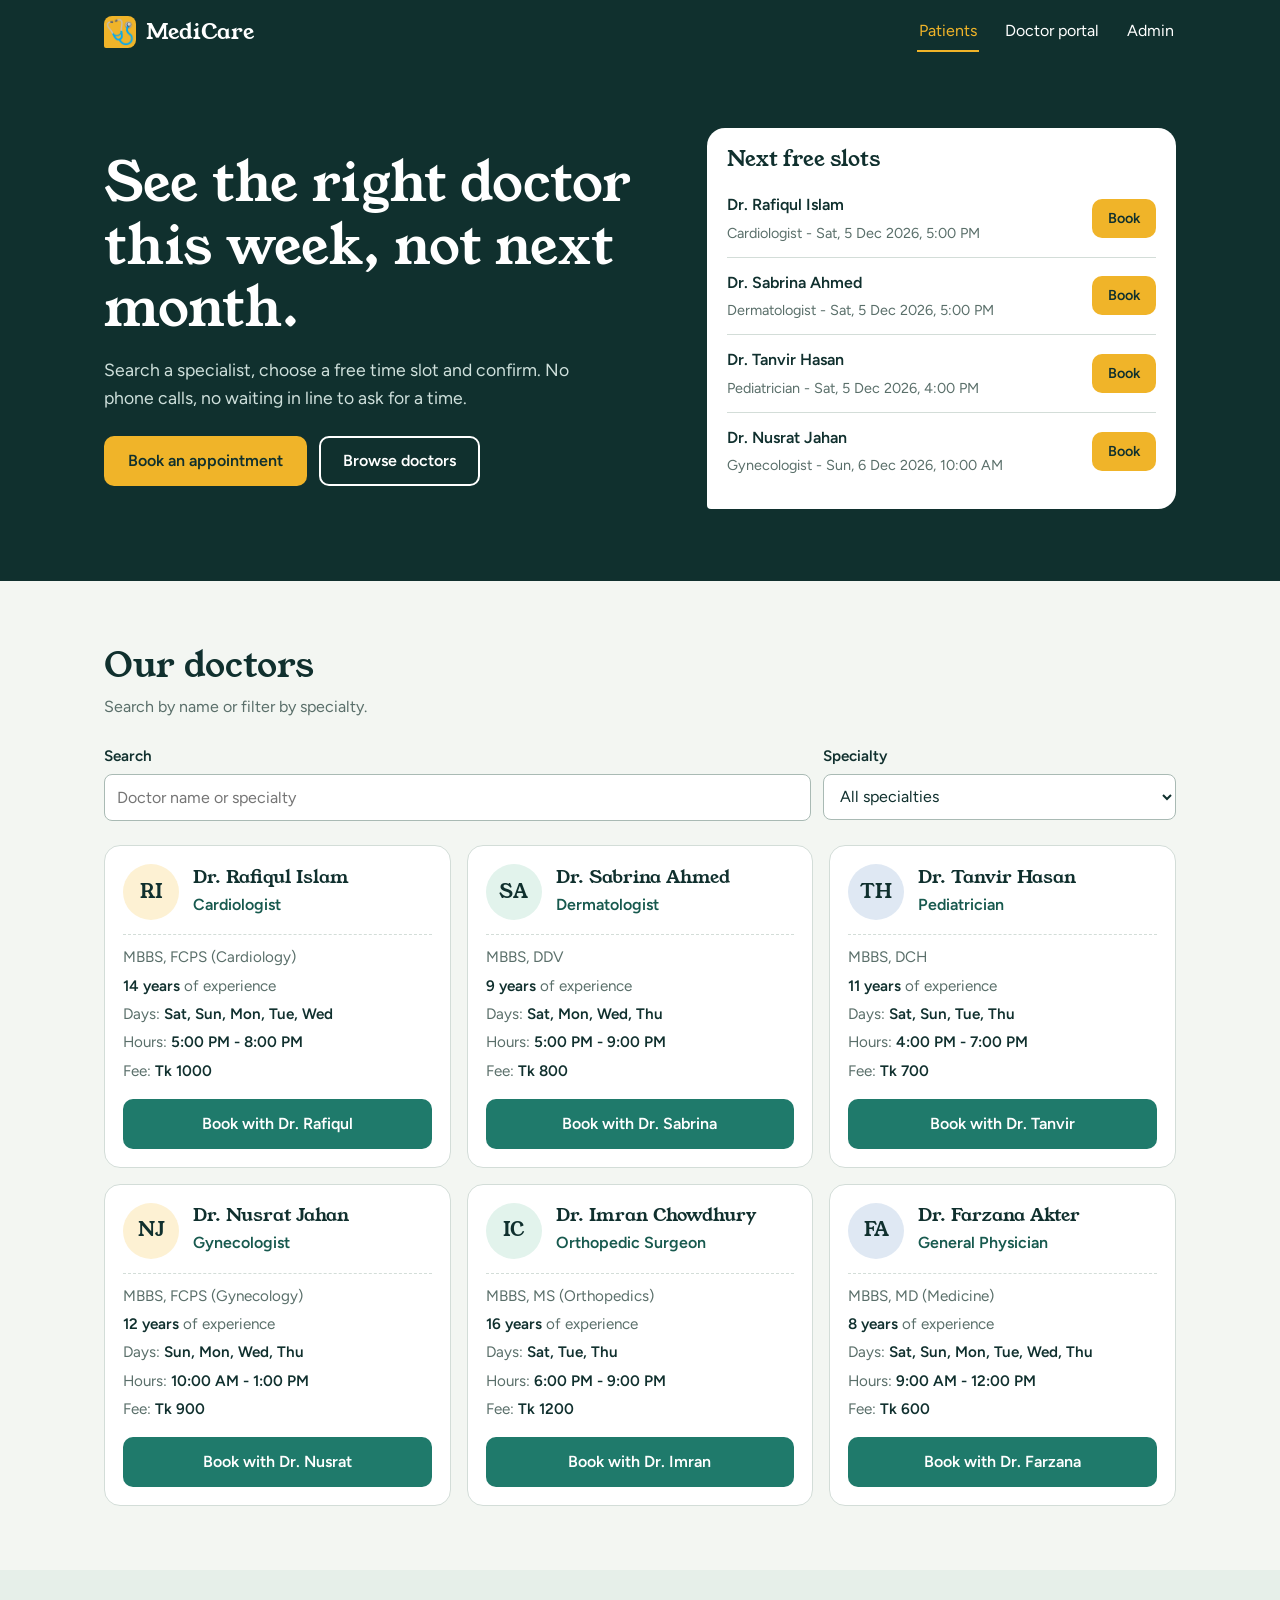
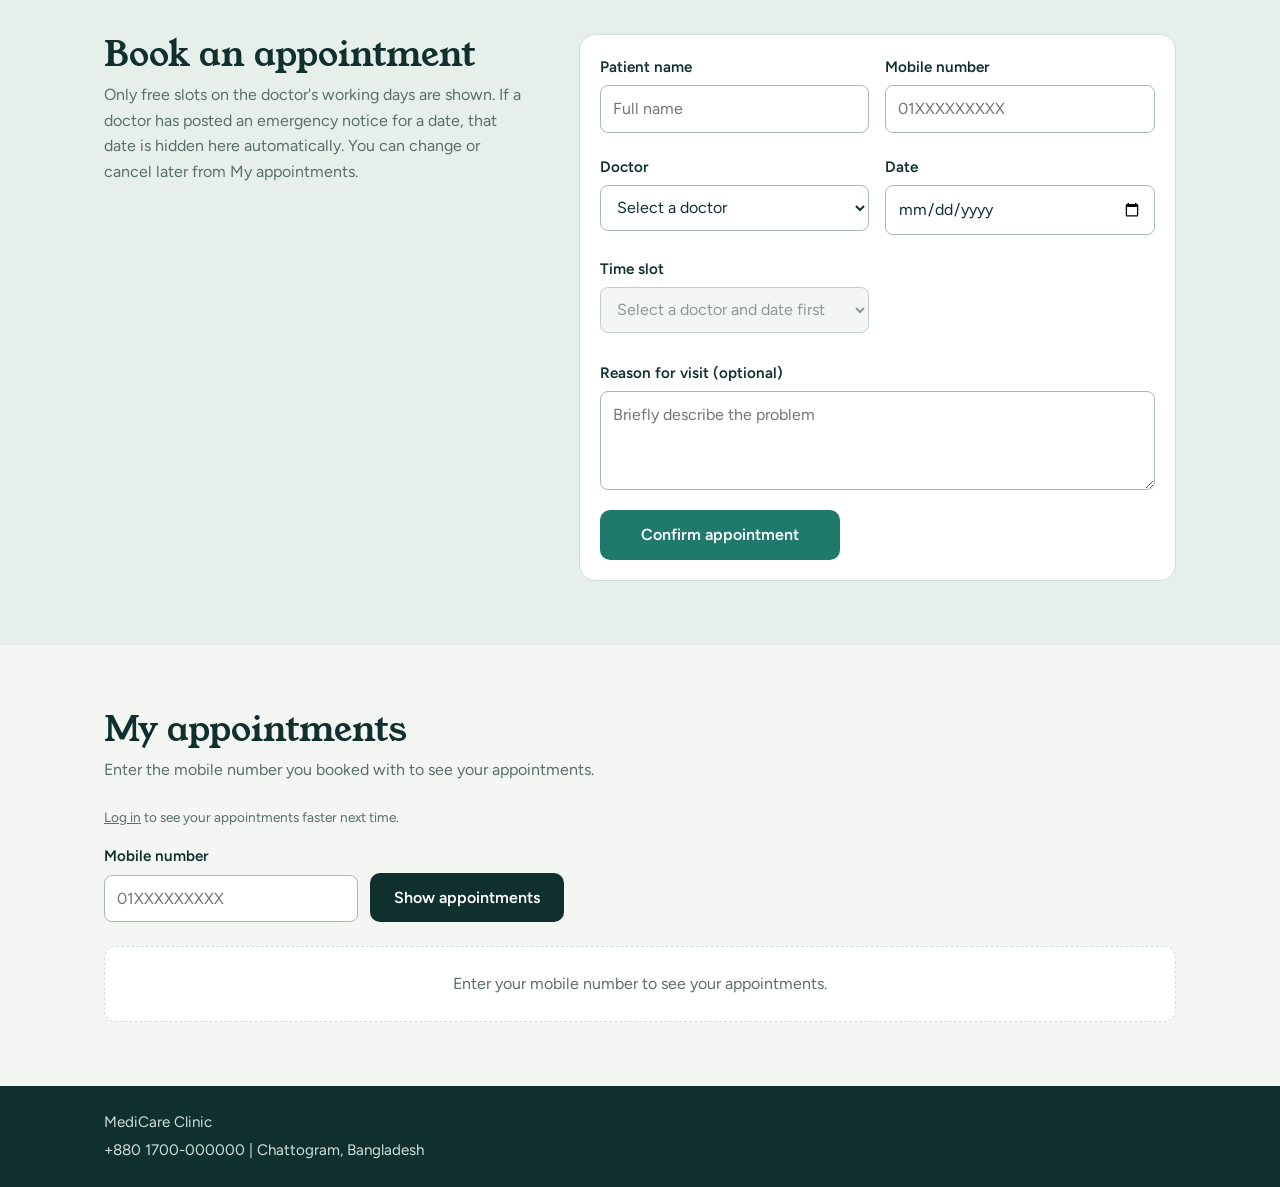
<file: IP -Project/index.html>
<!DOCTYPE html>
<html lang="en">
<head>
  <meta charset="UTF-8">
  <meta name="viewport" content="width=device-width, initial-scale=1.0">
  <meta name="description" content="Book a doctor appointment online. Choose a specialist, pick a free time slot and confirm in under a minute.">
  <title>MediCare | Book an Appointment</title>
  <link rel="preconnect" href="https://fonts.googleapis.com">
  <link rel="preconnect" href="https://fonts.gstatic.com" crossorigin>
  <link href="https://fonts.googleapis.com/css2?family=Figtree:wght@400;500;600;700&family=Young+Serif&display=swap" rel="stylesheet">
  <link rel="stylesheet" href="style.css">
</head>
<body>
  <a class="skip-link" href="#doctors">Skip to doctors</a>
  <!-- HEADER -->
  <header class="site-header">
    <div class="container header-inner">
      <a href="index.html" class="logo" aria-label="MediCare home">
        <span class="logo-mark" aria-hidden="true">🩺</span>
        <span>MediCare</span>
      </a>
      <button class="menu-toggle" id="menuToggle" aria-expanded="false" aria-controls="mainNav">
        <span class="sr-only">Menu</span>
        <span class="bars" aria-hidden="true"></span>
      </button>
      <nav class="main-nav" id="mainNav" aria-label="Main">
        <a href="index.html" class="active" aria-current="page">Patients</a>
        <a href="doctor.html">Doctor portal</a>
        <a href="admin.html">Admin</a>
      </nav>
    </div>
  </header>
  <main id="home">
    <!-- HERO -->
    <section class="hero">
      <div class="container hero-grid">
        <div class="hero-copy">
          <h1>See the right doctor this week, not next month.</h1>
          <p class="lead">Search a specialist, choose a free time slot and confirm. No phone calls, no waiting in line to ask for a time.</p>
          <div class="hero-actions">
            <a class="btn btn-primary" href="#appointment">Book an appointment</a>
            <a class="btn btn-ghost" href="#doctors">Browse doctors</a>
          </div>
        </div>
        <aside class="board" aria-labelledby="boardTitle">
          <h2 id="boardTitle">Next free slots</h2>
          <ul class="board-list" id="nextBoard">
            <li class="board-empty">Loading doctors...</li>
          </ul>
        </aside>
      </div>
    </section>
    <!--DOCTORS-->
    <section class="section" id="doctors">
      <div class="container">
        <div class="section-head">
          <h2>Our doctors</h2>
          <p>Search by name or filter by specialty.</p>
        </div>
        <div class="filters">
          <label class="field">
            <span>Search</span>
            <input type="search" id="searchInput" placeholder="Doctor name or specialty">
          </label>
          <label class="field">
            <span>Specialty</span>
            <select id="specialtyFilter">
              <option value="">All specialties</option>
            </select>
          </label>
        </div>
        <div class="doctor-grid" id="doctorGrid" aria-live="polite"></div>
      </div>
    </section>
    <!--BOOKING-->
    <section class="section section-tint" id="appointment">
      <div class="container booking-layout">
        <div class="section-head">
          <h2>Book an appointment</h2>
          <p>Only free slots on the doctor's working days are shown. If a doctor has posted an emergency notice for a date, that date is hidden here automatically. You can change or cancel later from My appointments.</p>
        </div>
        <form class="form-panel" id="bookingForm" novalidate>
          <div class="form-grid">
            <label class="field">
              <span>Patient name</span>
              <input type="text" id="pName" autocomplete="name" placeholder="Full name" required>
              <small class="error" data-error-for="pName"></small>
            </label>
            <label class="field">
              <span>Mobile number</span>
              <input type="tel" id="pPhone" autocomplete="tel" placeholder="01XXXXXXXXX" required>
              <small class="error" data-error-for="pPhone"></small>
            </label>
            <label class="field">
              <span>Doctor</span>
              <select id="pDoctor" required>
                <option value="">Select a doctor</option>
              </select>
              <small class="error" data-error-for="pDoctor"></small>
            </label>
            <label class="field">
              <span>Date</span>
              <input type="date" id="pDate" required>
              <small class="error" data-error-for="pDate"></small>
            </label>
            <label class="field">
              <span>Time slot</span>
              <select id="pTime" required disabled>
                <option value="">Select a doctor and date first</option>
              </select>
              <small class="hint" id="slotHint"></small>
              <small class="error" data-error-for="pTime"></small>
            </label>
            <label class="field field-wide">
              <span>Reason for visit (optional)</span>
              <textarea id="pReason" rows="3" maxlength="200" placeholder="Briefly describe the problem"></textarea>
            </label>
          </div>
          <button class="btn btn-primary btn-block" type="submit">Confirm appointment</button>
        </form>
      </div>
    </section>
    <!--PATIENT DASHBOARD-->
    <section class="section" id="patient">
      <div class="container">
        <div class="section-head">
          <h2>My appointments</h2>
          <p>Enter the mobile number you booked with to see your appointments.</p>
        </div>
        <div id="userStatusBar" style="margin-bottom:16px"></div>
        <form class="lookup" id="lookupForm">
          <label class="field">
            <span>Mobile number</span>
            <input type="tel" id="lookupPhone" placeholder="01XXXXXXXXX" autocomplete="tel">
          </label>
          <button class="btn btn-dark" type="submit">Show appointments</button>
        </form>
        <ul class="appt-list" id="patientList" aria-live="polite"></ul>
      </div>
    </section>
  </main>
  <footer class="site-footer">
    <div class="container footer-inner">
      <p id="clinicName">MediCare Clinic</p>
      <p id="clinicContact"></p>
    </div>
  </footer>
  <div class="toast" id="toast" role="status" aria-live="polite"></div>
  <!-- common.js must load first-->
  <script src="common.js"></script>
  <script src="user.js"></script>
</body>
</html>
</file>
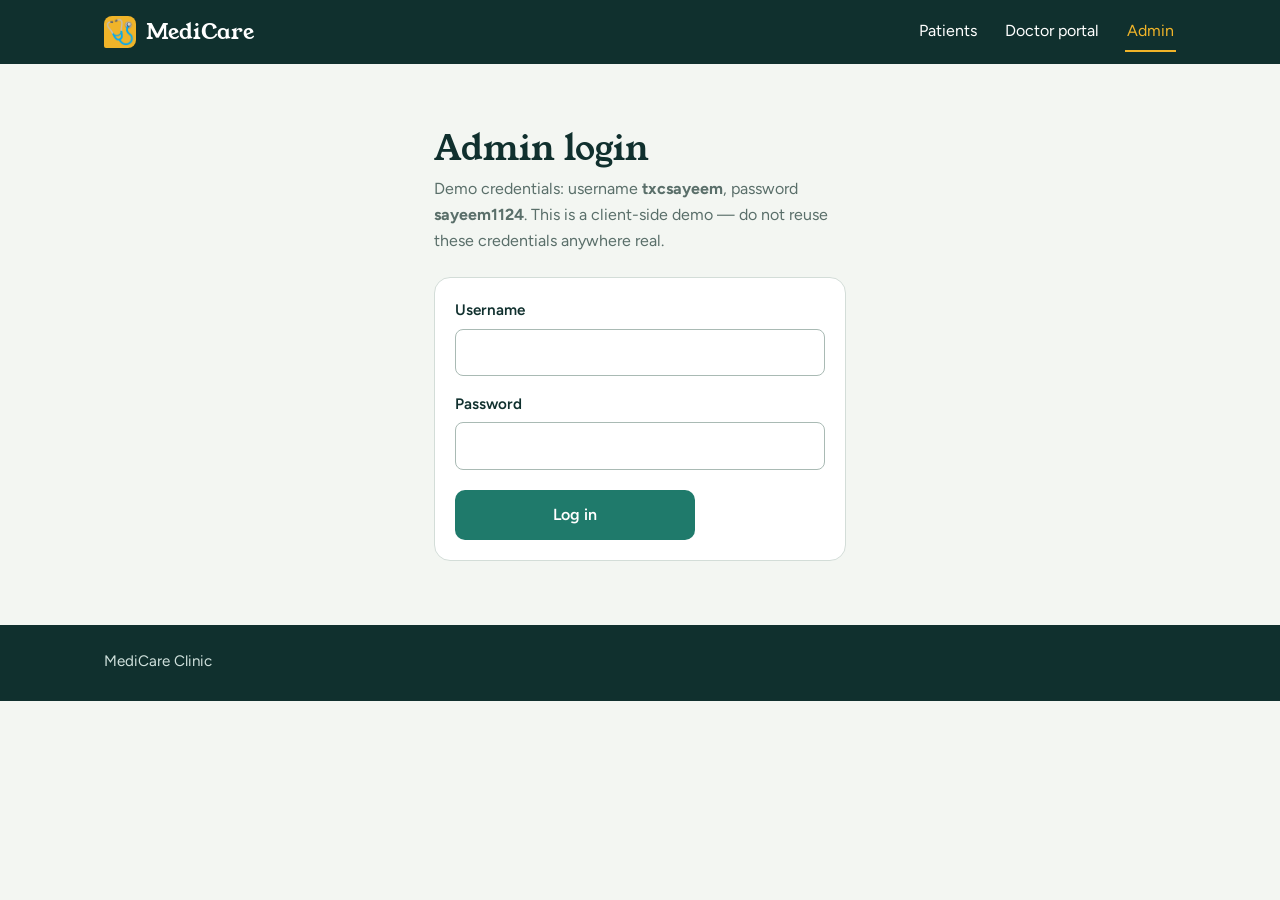
<file: IP -Project/admin-login.html>
<!DOCTYPE html>
<html lang="en">
<head>
  <meta charset="UTF-8">
  <meta name="viewport" content="width=device-width, initial-scale=1.0">
  <meta name="description" content="Admin login for MediCare Clinic.">
  <title>MediCare | Admin Login</title>
  <link rel="preconnect" href="https://fonts.googleapis.com">
  <link rel="preconnect" href="https://fonts.gstatic.com" crossorigin>
  <link href="https://fonts.googleapis.com/css2?family=Figtree:wght@400;500;600;700&family=Young+Serif&display=swap" rel="stylesheet">
  <link rel="stylesheet" href="style.css">
</head>
<body>
  <header class="site-header">
    <div class="container header-inner">
      <a href="index.html" class="logo" aria-label="MediCare home">
        <span class="logo-mark" aria-hidden="true">🩺</span>
        <span>MediCare</span>
      </a>
      <button class="menu-toggle" id="menuToggle" aria-expanded="false" aria-controls="mainNav">
        <span class="sr-only">Menu</span>
        <span class="bars" aria-hidden="true"></span>
      </button>
      <nav class="main-nav" id="mainNav" aria-label="Main">
        <a href="index.html">Patients</a>
        <a href="doctor.html">Doctor portal</a>
        <a href="admin.html" class="active" aria-current="page">Admin</a>
      </nav>
    </div>
  </header>
  <main>
    <section class="section">
      <div class="container" style="max-width:460px">
        <div class="section-head">
          <h2>Admin login</h2>
          <p>Demo credentials: username <strong>txcsayeem</strong>, password <strong>sayeem1124</strong>. This is a client-side demo — do not reuse these credentials anywhere real.</p>
        </div>
        <form class="form-panel" id="adminLoginForm" novalidate>
          <div class="form-grid">
            <label class="field field-wide">
              <span>Username</span>
              <input type="text" id="aUsername" autocomplete="username" required>
            </label>
            <label class="field field-wide">
              <span>Password</span>
              <input type="password" id="aPassword" autocomplete="current-password" required>
            </label>
          </div>
          <p class="error" id="loginError" role="alert"></p>
          <button class="btn btn-primary btn-block" type="submit">Log in</button>
        </form>
      </div>
    </section>
  </main>
  <footer class="site-footer">
    <div class="container footer-inner">
      <p id="clinicName">MediCare Clinic</p>
      <p id="clinicContact"></p>
    </div>
  </footer>
  <div class="toast" id="toast" role="status" aria-live="polite"></div>
  <!-- common.js must load first-->
  <script src="common.js"></script>
  <script src="admin-login.js"></script>
</body>
</html>
</file>
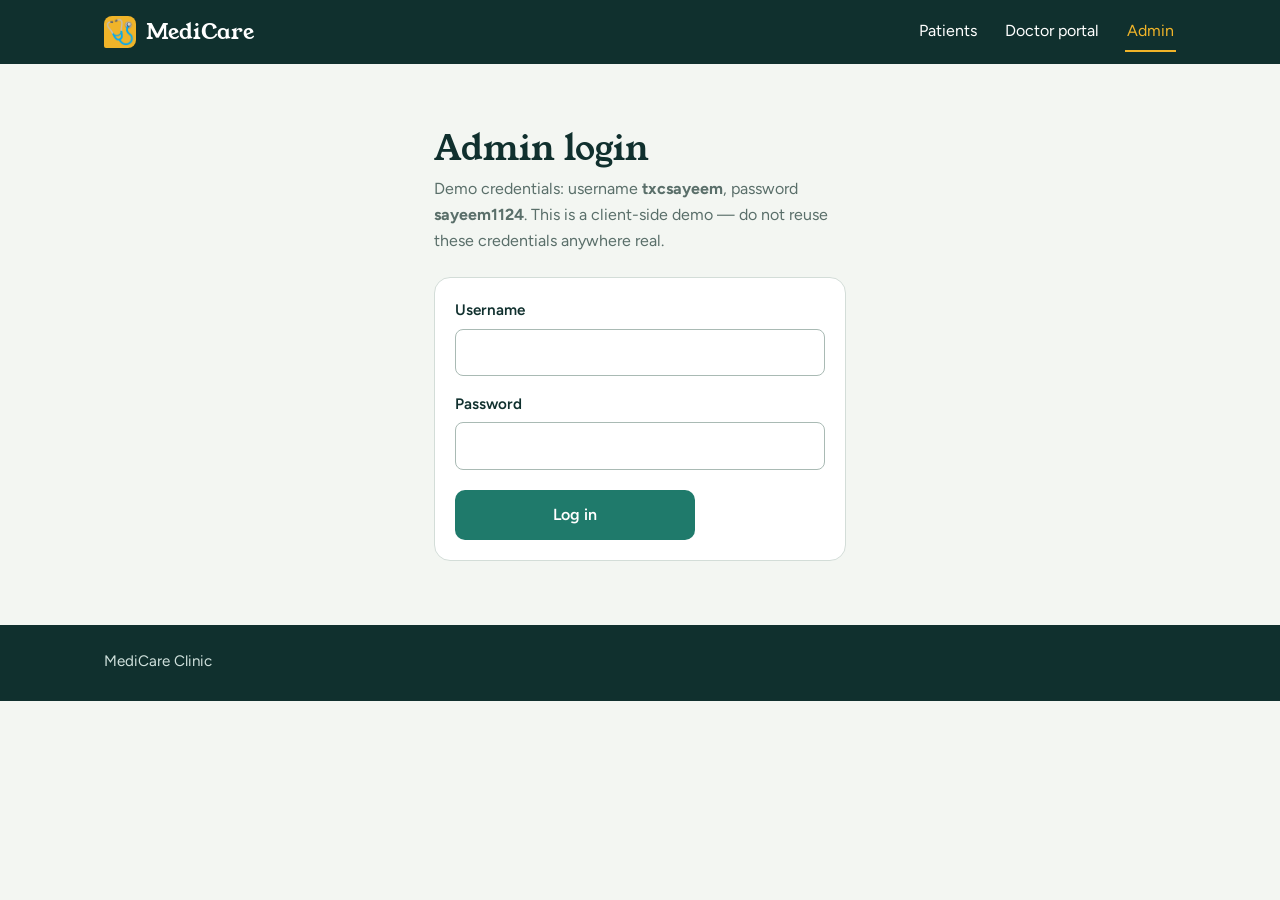
<file: IP -Project/admin.html>
<!DOCTYPE html>
<html lang="en">
<head>
  <meta charset="UTF-8">
  <meta name="viewport" content="width=device-width, initial-scale=1.0">
  <meta name="description" content="Admin dashboard: manage doctors, appointments and emergency notices for the clinic.">
  <title>MediCare | Admin</title>
  <link rel="preconnect" href="https://fonts.googleapis.com">
  <link rel="preconnect" href="https://fonts.gstatic.com" crossorigin>
  <link href="https://fonts.googleapis.com/css2?family=Figtree:wght@400;500;600;700&family=Young+Serif&display=swap" rel="stylesheet">
  <link rel="stylesheet" href="style.css">
</head>
<body>
  <a class="skip-link" href="#adminDoctorsSection">Skip to doctor management</a>
  <!-- HEADER -->
  <header class="site-header">
    <div class="container header-inner">
      <a href="index.html" class="logo" aria-label="MediCare home">
        <span class="logo-mark" aria-hidden="true">🩺</span>
        <span>MediCare</span>
      </a>
      <button class="menu-toggle" id="menuToggle" aria-expanded="false" aria-controls="mainNav">
        <span class="sr-only">Menu</span>
        <span class="bars" aria-hidden="true"></span>
      </button>
      <nav class="main-nav" id="mainNav" aria-label="Main">
        <a href="index.html">Patients</a>
        <a href="doctor.html">Doctor portal</a>
        <a href="admin.html" class="active" aria-current="page">Admin</a>
      </nav>
    </div>
  </header>
  <main>
    <section class="section section-tint">
      <div class="container">
        <div class="section-head">
          <h2>Admin dashboard</h2>
          <p>Full access: add or remove doctors, manage every appointment, and override any doctor's emergency notice. Data is saved in this browser only.</p>
          <button class="btn btn-ghost btn-small" type="button" data-action="logout-admin" style="margin-top:12px">Log out</button>
        </div>
        <div class="stats" id="stats"></div>
        <div class="admin-grid" id="adminDoctorsSection">
          <div class="form-panel">
            <h3>Add a doctor</h3>
            <form id="addDoctorForm" novalidate>
              <div class="form-grid">
                <label class="field">
                  <span>Name</span>
                  <input type="text" id="dName" placeholder="Dr. Full Name" required>
                </label>
                <label class="field">
                  <span>Specialty</span>
                  <input type="text" id="dSpecialty" placeholder="e.g. Neurologist" required>
                </label>
                <label class="field">
                  <span>Degrees</span>
                  <input type="text" id="dDegree" placeholder="e.g. MBBS, FCPS">
                </label>
                <label class="field">
                  <span>Experience (years)</span>
                  <input type="number" id="dExp" min="0" max="60" value="5">
                </label>
                <label class="field">
                  <span>Fee(Tk)</span>
                  <input type="number" id="dFee" min="0" step="50" value="700">
                </label>
                <div class="field">
                  <span>Hours</span>
                  <div class="time-range">
                    <input type="time" id="dStart" value="17:00" aria-label="Start time" required>
                    <input type="time" id="dEnd" value="20:00" aria-label="End time" required>
                  </div>
                </div>
                <label class="field field-wide">
                  <span>Photo URL (optional)</span>
                  <input type="url" id="dPhoto" placeholder="https://...">
                </label>
                <fieldset class="field field-wide days">
                  <legend>Working days</legend>
                  <div class="day-checks" id="dayChecks"></div>
                </fieldset>
              </div>
              <p class="error" id="addDoctorError" role="alert"></p>
              <button class="btn btn-primary" type="submit">Add doctor</button>
            </form>
          </div>
          <div class="form-panel">
            <h3>Doctors</h3>
            <ul class="mini-list" id="adminDoctors"></ul>
          </div>
        </div>
        <h3 class="table-title">Doctor emergency notices</h3>
        <p class="hint" style="margin-bottom:12px">Posted by doctors from the Doctor portal. Clear one to make that date bookable again.</p>
        <ul class="mini-list" id="adminOffDays" style="margin-bottom:28px"></ul>
        <h3 class="table-title">All appointments</h3>
        <div class="table-wrap">
          <table>
            <thead>
              <tr>
                <th>Patient</th>
                <th>Mobile</th>
                <th>Doctor</th>
                <th>Date</th>
                <th>Time</th>
                <th>Status</th>
                <th><span class="sr-only">Actions</span></th>
              </tr>
            </thead>
            <tbody id="adminTable"></tbody>
          </table>
        </div>
        <button class="btn btn-ghost btn-small" type="button" data-action="reset-data">Reset demo data</button>
      </div>
    </section>
  </main>
  <footer class="site-footer">
    <div class="container footer-inner">
      <p id="clinicName">MediCare Clinic</p>
      <p id="clinicContact"></p>
    </div>
  </footer>
  <div class="toast" id="toast" role="status" aria-live="polite"></div>
  <!-- common.js must load first-->
  <script src="common.js"></script>
  <script src="admin.js"></script>
</body>
</html>
</file>
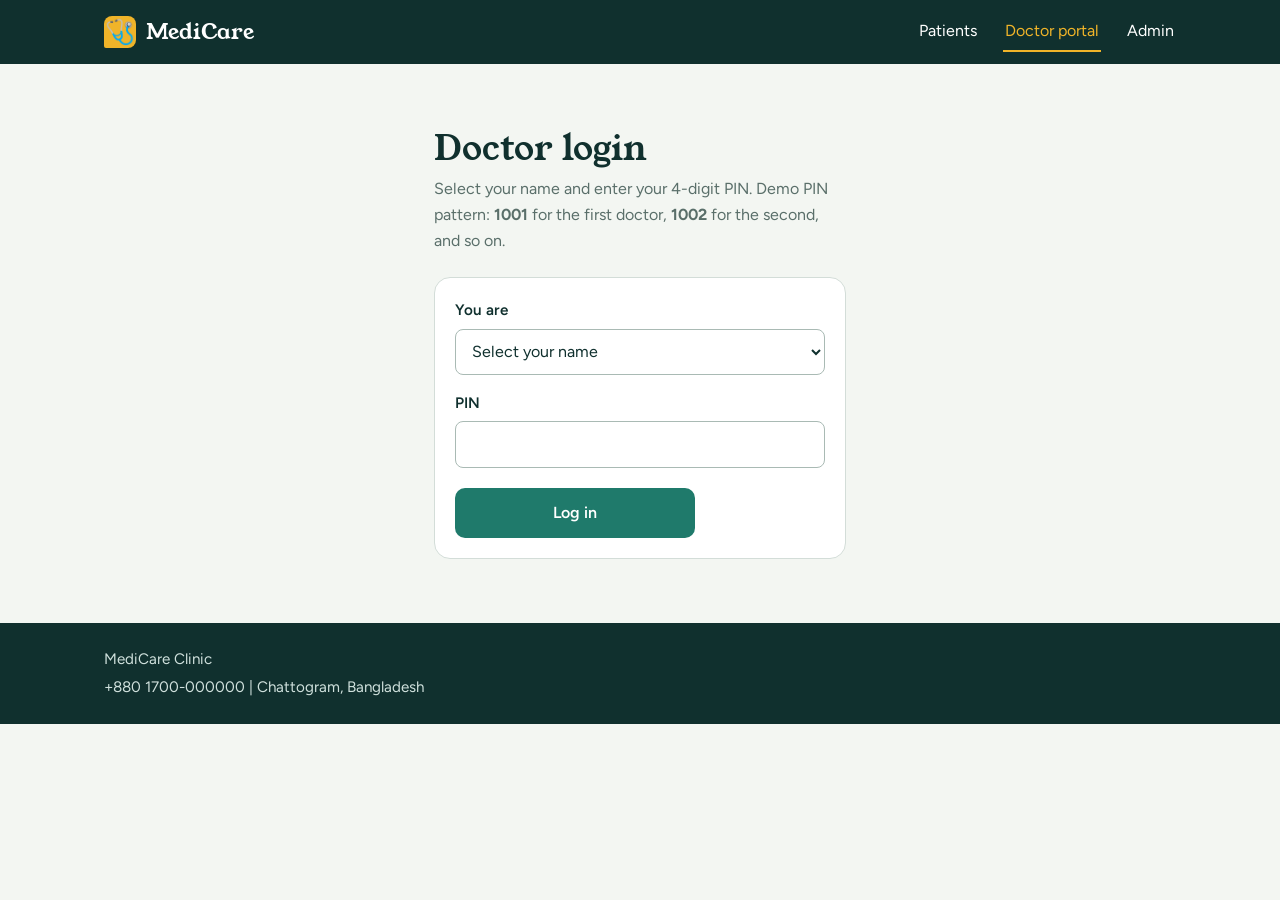
<file: IP -Project/doctor-login.html>
<!DOCTYPE html>
<html lang="en">
<head>
  <meta charset="UTF-8">
  <meta name="viewport" content="width=device-width, initial-scale=1.0">
  <meta name="description" content="Doctor login for MediCare Clinic.">
  <title>MediCare | Doctor Login</title>
  <link rel="preconnect" href="https://fonts.googleapis.com">
  <link rel="preconnect" href="https://fonts.gstatic.com" crossorigin>
  <link href="https://fonts.googleapis.com/css2?family=Figtree:wght@400;500;600;700&family=Young+Serif&display=swap" rel="stylesheet">
  <link rel="stylesheet" href="style.css">
</head>
<body>
  <header class="site-header">
    <div class="container header-inner">
      <a href="index.html" class="logo" aria-label="MediCare home">
        <span class="logo-mark" aria-hidden="true">🩺</span>
        <span>MediCare</span>
      </a>
      <button class="menu-toggle" id="menuToggle" aria-expanded="false" aria-controls="mainNav">
        <span class="sr-only">Menu</span>
        <span class="bars" aria-hidden="true"></span>
      </button>
      <nav class="main-nav" id="mainNav" aria-label="Main">
        <a href="index.html">Patients</a>
        <a href="doctor.html" class="active" aria-current="page">Doctor portal</a>
        <a href="admin.html">Admin</a>
      </nav>
    </div>
  </header>
  <main>
    <section class="section">
      <div class="container" style="max-width:460px">
        <div class="section-head">
          <h2>Doctor login</h2>
          <p>Select your name and enter your 4-digit PIN. Demo PIN pattern: <strong>1001</strong> for the first doctor, <strong>1002</strong> for the second, and so on.</p>
        </div>
        <form class="form-panel" id="doctorLoginForm" novalidate>
          <div class="form-grid">
            <label class="field field-wide">
              <span>You are</span>
              <select id="lDoctor" required>
                <option value="">Select your name</option>
              </select>
            </label>
            <label class="field field-wide">
              <span>PIN</span>
              <input type="password" id="lPin" inputmode="numeric" maxlength="4" autocomplete="current-password" required>
            </label>
          </div>
          <p class="error" id="loginError" role="alert"></p>
          <button class="btn btn-primary btn-block" type="submit">Log in</button>
        </form>
      </div>
    </section>
  </main>
  <footer class="site-footer">
    <div class="container footer-inner">
      <p id="clinicName">MediCare Clinic</p>
      <p id="clinicContact"></p>
    </div>
  </footer>
  <div class="toast" id="toast" role="status" aria-live="polite"></div>
  <!-- common.js must load first-->
  <script src="common.js"></script>
  <script src="Doctor-login.js"></script>
</body>
</html>
</file>
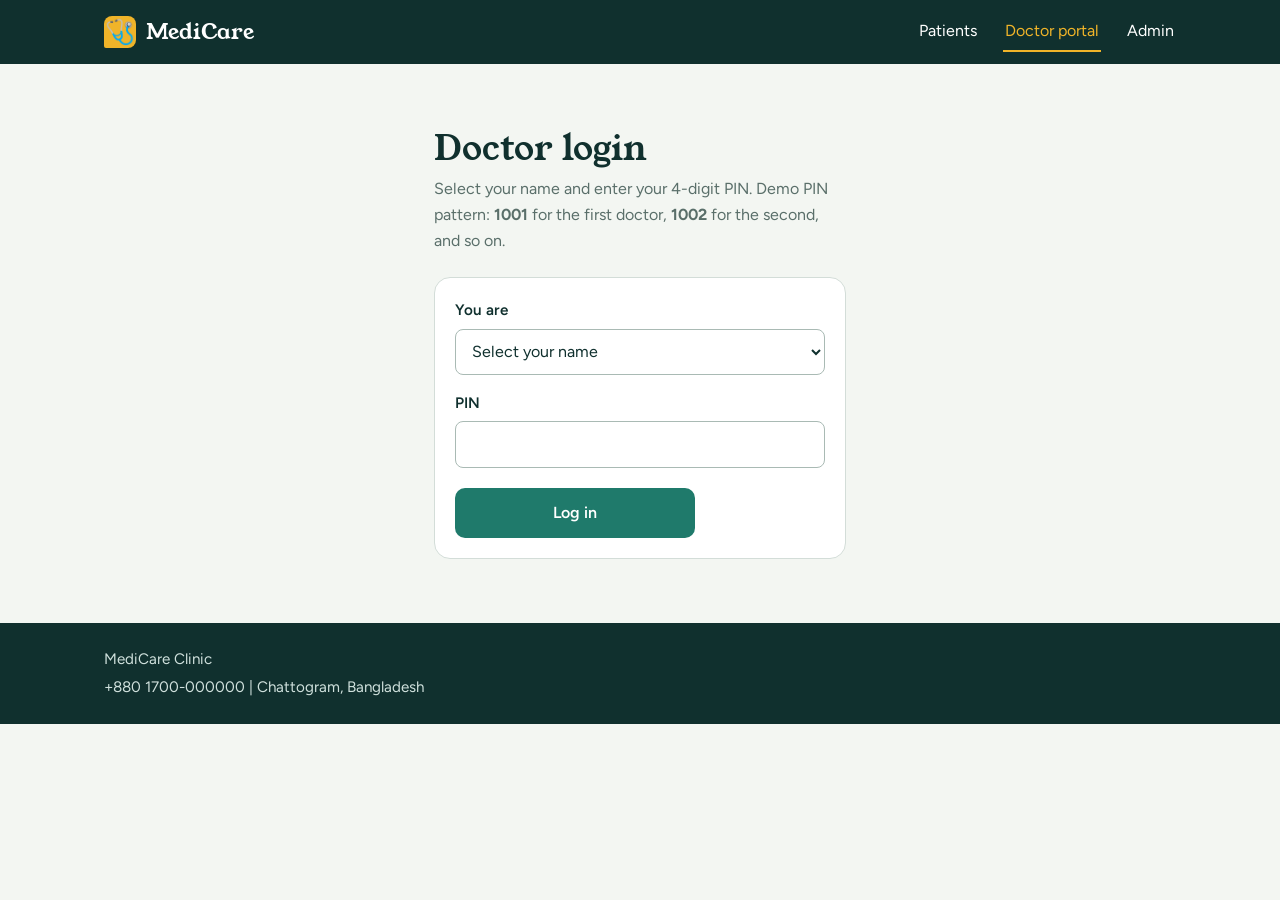
<file: IP -Project/doctor.html>
<!DOCTYPE html>
<html lang="en">
<head>
  <meta charset="UTF-8">
  <meta name="viewport" content="width=device-width, initial-scale=1.0">
  <meta name="description" content="Doctor portal: post an emergency notice to take a day off and see appointments booked with you.">
  <title>MediCare | Doctor Portal</title>
  <link rel="preconnect" href="https://fonts.googleapis.com">
  <link rel="preconnect" href="https://fonts.gstatic.com" crossorigin>
  <link href="https://fonts.googleapis.com/css2?family=Figtree:wght@400;500;600;700&family=Young+Serif&display=swap" rel="stylesheet">
  <link rel="stylesheet" href="style.css">
</head>
<body>
  <a class="skip-link" href="#notice">Skip to emergency notice</a>
  <!-- HEADER -->
  <header class="site-header">
    <div class="container header-inner">
      <a href="index.html" class="logo" aria-label="MediCare home">
        <span class="logo-mark" aria-hidden="true">🩺</span>
        <span>MediCare</span>
      </a>
      <button class="menu-toggle" id="menuToggle" aria-expanded="false" aria-controls="mainNav">
        <span class="sr-only">Menu</span>
        <span class="bars" aria-hidden="true"></span>
      </button>
      <nav class="main-nav" id="mainNav" aria-label="Main">
        <a href="index.html">Patients</a>
        <a href="doctor.html" class="active" aria-current="page">Doctor portal</a>
        <a href="admin.html">Admin</a>
      </nav>
    </div>
  </header>
  <main>
    <section class="section">
      <div class="container">
        <div class="section-head">
          <h2>Doctor portal</h2>
          <p>Manage your own schedule notices. Data is saved in this browser only.</p>
        </div>
        <div class="who-field" style="display:flex;align-items:center;justify-content:space-between;gap:12px;flex-wrap:wrap">
          <p class="hint" id="doctorGreeting" style="margin:0"></p>
          <button class="btn btn-ghost btn-small" type="button" data-action="logout-doctor">Log out</button>
        </div>
        <div id="doctorPanel" hidden>
          <article class="form-panel profile-card" id="profileCard"></article>
          <div class="form-panel" id="notice" style="margin-top:20px">
            <h3>Emergency notice</h3>
            <p class="hint" style="margin-bottom:14px">Can't make it in on a day you're normally scheduled? Post a notice for that date and it will be hidden from patient booking automatically. This does not cancel appointments already booked for that day — check the Admin page for those.</p>

            <form id="offDayForm" novalidate>
              <div class="form-grid">
                <label class="field">
                  <span>Date you'll be unavailable</span>
                  <input type="date" id="offDate" required>
                  <small class="error" data-error-for="offDate"></small>
                </label>
                <label class="field field-wide">
                  <span>Reason (optional, shown to admin only)</span>
                  <input type="text" id="offReason" placeholder="e.g. Family emergency, sick leave">
                </label>
              </div>
              <button class="btn btn-primary" type="submit">Post emergency notice</button>
            </form>
            <h3 style="margin-top:24px">Your upcoming off days</h3>
            <ul class="mini-list" id="offDayList"></ul>
          </div>
          <div class="form-panel" style="margin-top:20px">
            <h3>Appointments booked with you</h3>
            <ul class="appt-list" id="doctorApptList" aria-live="polite" style="margin-top:14px"></ul>
          </div>
        </div>
      </div>
    </section>
  </main>
  <footer class="site-footer">
    <div class="container footer-inner">
      <p id="clinicName">MediCare Clinic</p>
      <p id="clinicContact"></p>
    </div>
  </footer>
  <div class="toast" id="toast" role="status" aria-live="polite"></div>
  <!-- common.js must load first-->
  <script src="common.js"></script>
  <script src="doctor.js"></script>
</body>
</html>
</file>
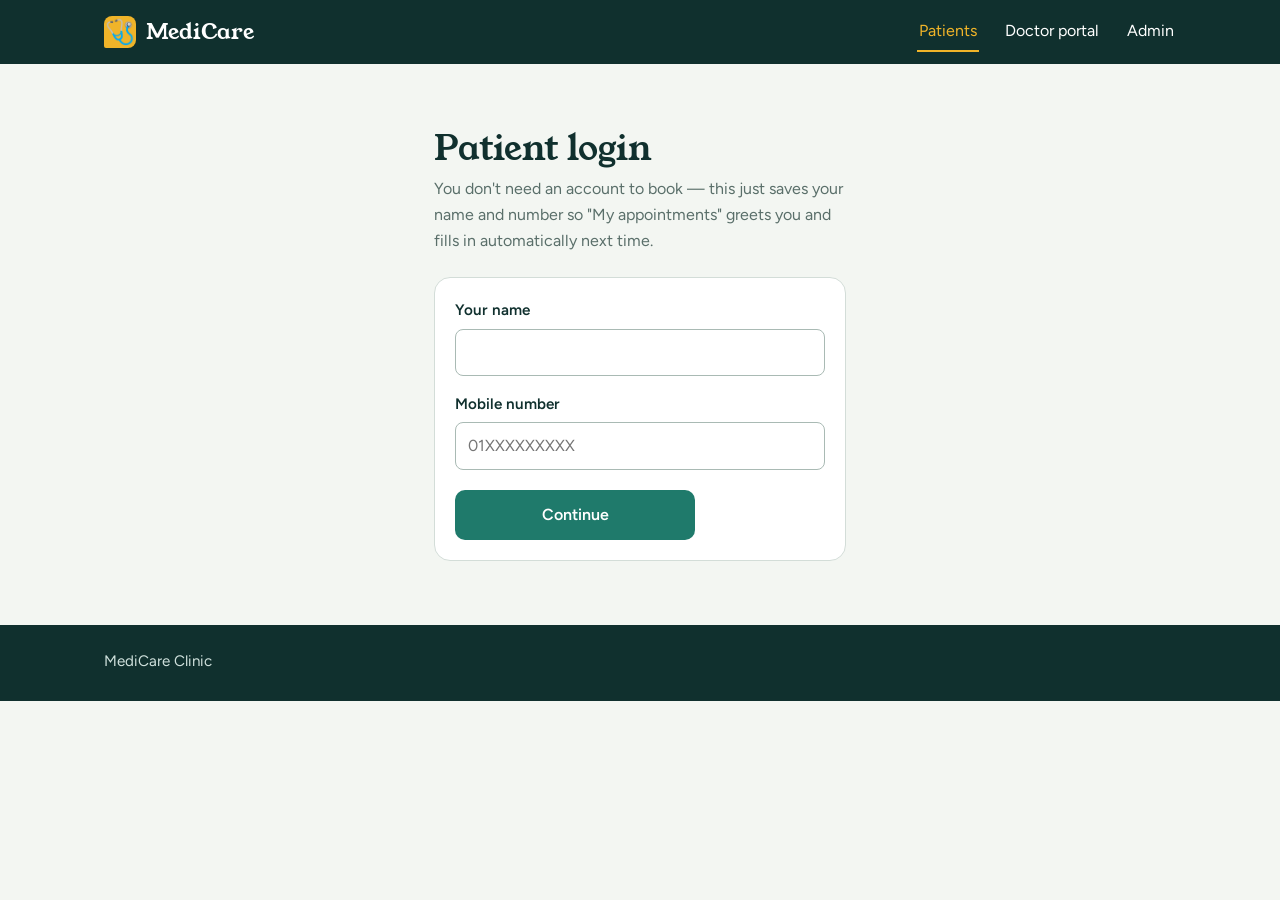
<file: IP -Project/user-login.html>
<!DOCTYPE html>
<html lang="en">
<head>
  <meta charset="UTF-8">
  <meta name="viewport" content="width=device-width, initial-scale=1.0">
  <meta name="description" content="Patient login for MediCare Clinic — see your appointments faster next time.">
  <title>MediCare | Patient Login</title>
  <link rel="preconnect" href="https://fonts.googleapis.com">
  <link rel="preconnect" href="https://fonts.gstatic.com" crossorigin>
  <link href="https://fonts.googleapis.com/css2?family=Figtree:wght@400;500;600;700&family=Young+Serif&display=swap" rel="stylesheet">
  <link rel="stylesheet" href="style.css">
</head>
<body>
  <header class="site-header">
    <div class="container header-inner">
      <a href="index.html" class="logo" aria-label="MediCare home">
        <span class="logo-mark" aria-hidden="true">🩺</span>
        <span>MediCare</span>
      </a>
      <button class="menu-toggle" id="menuToggle" aria-expanded="false" aria-controls="mainNav">
        <span class="sr-only">Menu</span>
        <span class="bars" aria-hidden="true"></span>
      </button>
      <nav class="main-nav" id="mainNav" aria-label="Main">
        <a href="index.html" class="active" aria-current="page">Patients</a>
        <a href="doctor.html">Doctor portal</a>
        <a href="admin.html">Admin</a>
      </nav>
    </div>
  </header>
  <main>
    <section class="section">
      <div class="container" style="max-width:460px">
        <div class="section-head">
          <h2>Patient login</h2>
          <p>You don't need an account to book — this just saves your name and number so "My appointments" greets you and fills in automatically next time.</p>
        </div>
        <form class="form-panel" id="userLoginForm" novalidate>
          <div class="form-grid">
            <label class="field field-wide">
              <span>Your name</span>
              <input type="text" id="uName" autocomplete="name" required>
            </label>
            <label class="field field-wide">
              <span>Mobile number</span>
              <input type="tel" id="uPhone" autocomplete="tel" placeholder="01XXXXXXXXX" required>
            </label>
          </div>
          <p class="error" id="loginError" role="alert"></p>
          <button class="btn btn-primary btn-block" type="submit">Continue</button>
        </form>
      </div>
    </section>
  </main>
  <footer class="site-footer">
    <div class="container footer-inner">
      <p id="clinicName">MediCare Clinic</p>
      <p id="clinicContact"></p>
    </div>
  </footer>
  <div class="toast" id="toast" role="status" aria-live="polite"></div>
  <!-- common.js must load first-->
  <script src="common.js"></script>
  <script src="user-login.js"></script>
</body>
</html>
</file>
<file: IP -Project/style.css>
:root {
  --pine: #10302e;
  --leaf: #1f7a6b;
  --leaf-dark: #17594e;
  --paper: #f3f6f2;
  --white: #ffffff;
  --saffron: #f0b429;
  --line: #d3ddd8;
  --muted: #5a6f6a;
  --danger: #b3382f;
  --danger-bg: #fbeae8;
  --ok-bg: #e2f3ec;
  --warn-bg: #fdf1d3;
  --font-body: "Figtree", system-ui, -apple-system, "Segoe UI", Roboto, Arial, sans-serif;
  --font-display: "Young Serif", Georgia, "Times New Roman", serif;
  --header-h: 64px;
}
*,
*::before,
*::after { box-sizing: border-box; }
* { margin: 0; }
html {
  scroll-behavior: smooth;
  scroll-padding-top: calc(var(--header-h) + 12px);
  -webkit-text-size-adjust: 100%;
}
body {
  font-family: var(--font-body);
  font-size: 1rem;
  line-height: 1.6;
  color: var(--pine);
  background: var(--paper);
}
img, svg { max-width: 100%; }
h1, h2, h3 {
  font-family: var(--font-display);
  font-weight: 400;
  line-height: 1.15;
}
h1 { font-size: clamp(2rem, 6vw, 3.4rem); }
h2 { font-size: clamp(1.6rem, 4vw, 2.2rem); }
h3 { font-size: 1.25rem; }
a { color: inherit; }
.container {
  width: 100%;
  max-width: 1120px;
  margin-inline: auto;
  padding-inline: 16px;
}
.sr-only {
  position: absolute;
  width: 1px;
  height: 1px;
  overflow: hidden;
  clip: rect(0 0 0 0);
  white-space: nowrap;
}
.skip-link {
  position: absolute;
  left: 8px;
  top: -60px;
  background: var(--pine);
  color: var(--white);
  padding: 8px 14px;
  border-radius: 6px;
  z-index: 100;
}
.skip-link:focus { top: 8px; }
:focus-visible {
  outline: 3px solid var(--saffron);
  outline-offset: 2px;
}
/*Header*/
.site-header {
  position: sticky;
  top: 0;
  z-index: 50;
  background: var(--pine);
  color: var(--white);
  height: var(--header-h);
}
.header-inner {
  height: 100%;
  display: flex;
  align-items: center;
  justify-content: space-between;
}
.logo {
  display: inline-flex;
  align-items: center;
  gap: 10px;
  font-family: var(--font-display);
  font-size: 1.35rem;
  text-decoration: none;
}
.logo-mark {
  display: grid;
  place-items: center;
  width: 32px;
  height: 32px;
  border-radius: 8px 8px 8px 2px;
  background: var(--saffron);
  color: var(--pine);
  font-family: var(--font-body);
  font-weight: 700;
  font-size: 1.5rem;
  line-height: 1;
}
.menu-toggle {
  width: 44px;
  height: 44px;
  display: grid;
  place-items: center;
  background: transparent;
  border: 1px solid rgba(255, 255, 255, 0.35);
  border-radius: 8px;
  cursor: pointer;
  color: inherit;
}
.menu-toggle .bars,
.menu-toggle .bars::before,
.menu-toggle .bars::after {
  display: block;
  width: 20px;
  height: 2px;
  background: currentColor;
  border-radius: 2px;
  transition: transform 0.2s ease, opacity 0.2s ease;
}
.menu-toggle .bars { position: relative; }
.menu-toggle .bars::before,
.menu-toggle .bars::after { content: ""; position: absolute; left: 0; }
.menu-toggle .bars::before { top: -6px; }
.menu-toggle .bars::after { top: 6px; }
.menu-toggle[aria-expanded="true"] .bars { background: transparent; }
.menu-toggle[aria-expanded="true"] .bars::before { transform: translateY(6px) rotate(45deg); }
.menu-toggle[aria-expanded="true"] .bars::after { transform: translateY(-6px) rotate(-45deg); }
.main-nav {
  position: absolute;
  top: var(--header-h);
  left: 0;
  right: 0;
  display: none;
  flex-direction: column;
  background: var(--pine);
  padding: 8px 16px 16px;
  border-top: 1px solid rgba(255, 255, 255, 0.15);
}
.main-nav.open { display: flex; }
.main-nav a {
  padding: 12px 4px;
  text-decoration: none;
  border-bottom: 1px solid rgba(255, 255, 255, 0.1);
}
.main-nav a:hover { color: var(--saffron); }
.main-nav a.active { color: var(--saffron); }
/* Buttons */
.btn {
  display: inline-flex;
  align-items: center;
  justify-content: center;
  gap: 8px;
  min-height: 46px;
  padding: 10px 22px;
  border: 2px solid transparent;
  border-radius: 10px;
  font: inherit;
  font-weight: 600;
  text-decoration: none;
  cursor: pointer;
  transition: background 0.15s ease, color 0.15s ease, border-color 0.15s ease;
}
.btn-primary { background: var(--leaf); color: var(--white); }
.btn-primary:hover { background: var(--leaf-dark); }
.btn-dark { background: var(--pine); color: var(--white); }
.btn-dark:hover { background: #1b4744; }
.btn-ghost { background: transparent; color: inherit; border-color: currentColor; }
.btn-ghost:hover { background: rgba(16, 48, 46, 0.08); }
.btn-small { min-height: 36px; padding: 6px 14px; font-size: 0.9rem; }
.btn-block { width: 100%; }
.btn-danger-text {
  background: transparent;
  color: var(--danger);
  border-color: transparent;
  min-height: 36px;
  padding: 6px 10px;
  font-size: 0.9rem;
}
.btn-danger-text:hover { background: var(--danger-bg); }
/* Hero */
.hero {
  background: var(--pine);
  color: var(--white);
  padding: 40px 0 56px;
}
.hero-grid {
  display: grid;
  gap: 32px;
}
.hero-copy .lead {
  margin-top: 16px;
  max-width: 46ch;
  font-size: 1.1rem;
  color: #cfe0dc;
}
.hero-actions {
  margin-top: 24px;
  display: flex;
  flex-wrap: wrap;
  gap: 12px;
}
.hero .btn-primary { background: var(--saffron); color: var(--pine); }
.hero .btn-primary:hover { background: #ffc94d; }
.hero .btn-ghost:hover { background: rgba(255, 255, 255, 0.12); }
.board {
  background: var(--white);
  color: var(--pine);
  border-radius: 18px 18px 18px 4px;
  padding: 20px;
}
.board h2 {
  font-size: 1.3rem;
  margin-bottom: 8px;
}
.board-list { list-style: none; padding: 0; }
.board-list li {
  display: grid;
  grid-template-columns: 1fr auto;
  gap: 4px 12px;
  align-items: center;
  padding: 12px 0;
  border-top: 1px solid var(--line);
}
.board-list li:first-child { border-top: 0; }
.board-doc { font-weight: 600; }
.board-meta { grid-column: 1; font-size: 0.9rem; color: var(--muted); }
.board-list .btn { grid-column: 2; grid-row: 1 / span 2; }
.board-empty { display: block !important; color: var(--muted); }
/* Sections */
.section { padding: 48px 0; }
.section-tint { background: #e6efe9; }
.section-head { margin-bottom: 24px; }
.section-head p { margin-top: 8px; color: var(--muted); max-width: 60ch; }
/* Form fields */
.field {
  display: flex;
  flex-direction: column;
  gap: 6px;
  min-width: 0;
  border: 0;
  padding: 0;
}
.field > span,
.field > legend {
  font-weight: 600;
  font-size: 0.95rem;
  padding: 0;
}
input,
select,
textarea {
  width: 100%;
  min-height: 46px;
  padding: 10px 12px;
  font: inherit;
  color: var(--pine);
  background: var(--white);
  border: 1.5px solid #a9bab4;
  border-radius: 8px;
}
textarea { resize: vertical; }
input:focus,
select:focus,
textarea:focus {
  outline: 3px solid rgba(240, 180, 41, 0.6);
  border-color: var(--leaf);
}
input.invalid,
select.invalid { border-color: var(--danger); }
select:disabled { background: #eef2f0; color: var(--muted); }
.error { color: var(--danger); font-size: 0.85rem; min-height: 0; }
.hint { color: var(--muted); font-size: 0.85rem; }
.filters {
  display: grid;
  gap: 12px;
  margin-bottom: 24px;
}
/* Doctor cards */
.doctor-grid {
  display: grid;
  gap: 16px;
}
.doctor-card {
  display: grid;
  grid-template-columns: 56px 1fr;
  gap: 4px 14px;
  background: var(--white);
  border: 1.5px solid var(--line);
  border-radius: 16px;
  padding: 18px;
}
.avatar {
  grid-row: span 2;
  width: 56px;
  height: 56px;
  display: grid;
  place-items: center;
  border-radius: 50%;
  font-family: var(--font-display);
  font-size: 1.2rem;
  background: var(--warn-bg);
  color: var(--pine);
}
.doctor-card:nth-child(3n + 2) .avatar { background: var(--ok-bg); }
.doctor-card:nth-child(3n + 3) .avatar { background: #dfe8f3; }
.avatar-photo { object-fit: cover; background: var(--line); }
.who-field { max-width: 420px; margin-bottom: 24px; }
.mini-doctor { display: flex; align-items: center; gap: 10px; }
.mini-doctor .avatar { width: 36px; height: 36px; font-size: 0.85rem; grid-row: auto; }
.mini-actions { display: flex; align-items: center; gap: 6px; flex-shrink: 0; }
.mini-edit-form {
  display: flex;
  flex-direction: column;
  gap: 8px;
  flex: 1;
  margin-left: 12px;
}
.mini-edit-row { display: flex; align-items: center; gap: 6px; }
.mini-edit-input {
  min-height: 36px;
  padding: 6px 10px;
  font-size: 0.9rem;
  flex: 1;
}
.mini-edit-preview {
  display: flex;
  align-items: center;
  gap: 8px;
  font-size: 0.85rem;
  color: var(--muted);
  min-height: 32px;
}
.mini-edit-preview-img {
  width: 32px;
  height: 32px;
  border-radius: 50%;
  object-fit: cover;
  border: 1px solid var(--line);
}
.doctor-card h3 { font-size: 1.15rem; align-self: end; }
.doctor-spec { color: var(--leaf-dark); font-weight: 600; align-self: start; }
.doctor-info {
  grid-column: 1 / -1;
  margin-top: 10px;
  padding-top: 10px;
  border-top: 1px dashed var(--line);
  display: grid;
  gap: 4px;
  font-size: 0.95rem;
  color: var(--muted);
}
.doctor-info strong { color: var(--pine); font-weight: 600; }
.doctor-card .btn { grid-column: 1 / -1; margin-top: 12px; }
.empty {
  grid-column: 1 / -1;
  padding: 24px;
  text-align: center;
  color: var(--muted);
  border: 1.5px dashed var(--line);
  border-radius: 12px;
  background: var(--white);
}
/*Forms panels*/
.form-panel {
  background: var(--white);
  border: 1.5px solid var(--line);
  border-radius: 16px;
  padding: 20px;
}
.form-panel h3 { margin-bottom: 14px; }
.form-grid {
  display: grid;
  gap: 16px;
  margin-bottom: 20px;
}
.time-range {
  display: grid;
  grid-template-columns: 1fr 1fr;
  gap: 8px;
}
.days { border: 0; }
.day-checks { display: flex; flex-wrap: wrap; gap: 8px; }
.day-checks label {
  position: relative;
  cursor: pointer;
}
.day-checks input {
  position: absolute;
  opacity: 0;
  width: 100%;
  height: 100%;
  min-height: 0;
  margin: 0;
  cursor: pointer;
}
.day-checks span {
  display: block;
  padding: 8px 12px;
  min-width: 52px;
  text-align: center;
  border: 1.5px solid #a9bab4;
  border-radius: 8px;
  font-weight: 600;
  font-size: 0.9rem;
  background: var(--white);
}
.day-checks input:checked + span { background: var(--leaf); border-color: var(--leaf); color: var(--white); }
.day-checks input:focus-visible + span { outline: 3px solid var(--saffron); outline-offset: 2px; }
.lookup {
  display: grid;
  gap: 12px;
  max-width: 460px;
  margin-bottom: 24px;
}
/*Appointment list */
.appt-list {
  list-style: none;
  padding: 0;
  display: grid;
  gap: 12px;
}
.appt-item {
  display: grid;
  gap: 10px;
  background: var(--white);
  border: 1.5px solid var(--line);
  border-left: 6px solid var(--leaf);
  border-radius: 6px 14px 14px 6px;
  padding: 16px;
}
.appt-item.cancelled { border-left-color: var(--danger); opacity: 0.8; }
.appt-item.confirmed { border-left-color: var(--leaf); }
.appt-item.pending { border-left-color: var(--saffron); }
.appt-title { font-weight: 700; font-size: 1.05rem; }
.appt-meta { color: var(--muted); font-size: 0.95rem; }
.appt-row { display: flex; flex-wrap: wrap; align-items: center; justify-content: space-between; gap: 8px; }
.badge {
  display: inline-block;
  padding: 3px 10px;
  border-radius: 999px;
  font-size: 0.8rem;
  font-weight: 700;
}
.badge.pending { background: var(--warn-bg); color: #7a5a06; }
.badge.confirmed { background: var(--ok-bg); color: var(--leaf-dark); }
.badge.cancelled { background: var(--danger-bg); color: var(--danger); }
/*Admin*/
.stats {
  display: grid;
  grid-template-columns: repeat(2, 1fr);
  gap: 12px;
  margin-bottom: 20px;
}
.stat {
  background: var(--white);
  border: 1.5px solid var(--line);
  border-radius: 12px;
  padding: 14px 16px;
}
.stat b { display: block; font-family: var(--font-display); font-size: 2rem; font-weight: 400; line-height: 1.1; }
.stat span { color: var(--muted); font-size: 0.9rem; }
.admin-grid { display: grid; gap: 16px; margin-bottom: 28px; }
.mini-list { list-style: none; padding: 0; display: grid; gap: 4px; max-height: 420px; overflow: auto; }
.mini-list li {
  display: flex;
  align-items: center;
  justify-content: space-between;
  gap: 8px;
  padding: 8px 0;
  border-bottom: 1px solid var(--line);
}
.mini-list small { display: block; color: var(--muted); }
.table-title { margin-bottom: 12px; }
.table-wrap {
  overflow-x: auto;
  background: var(--white);
  border: 1.5px solid var(--line);
  border-radius: 12px;
  margin-bottom: 20px;
}
table { width: 100%; min-width: 720px; border-collapse: collapse; font-size: 0.95rem; }
th, td { padding: 10px 12px; text-align: left; border-bottom: 1px solid var(--line); vertical-align: middle; }
th { background: #eef3f0; font-weight: 700; white-space: nowrap; }
tbody tr:last-child td { border-bottom: 0; }
td select { min-height: 36px; padding: 4px 8px; width: auto; }
/*Footer*/
.site-footer { background: var(--pine); color: #cfe0dc; padding: 24px 0; font-size: 0.95rem; }
.footer-inner { display: grid; gap: 4px; }
.toast {
  position: fixed;
  left: 50%;
  bottom: 20px;
  transform: translate(-50%, 30px);
  max-width: calc(100% - 32px);
  padding: 12px 18px;
  background: var(--pine);
  color: var(--white);
  border-left: 5px solid var(--saffron);
  border-radius: 8px;
  opacity: 0;
  pointer-events: none;
  transition: opacity 0.25s ease, transform 0.25s ease;
  z-index: 200;
}
.toast.show { opacity: 1; transform: translate(-50%, 0); }
.toast.error { border-left-color: #ff8a80; }
/*for large phones*/
@media (min-width: 640px) {
  .container { padding-inline: 24px; }
  .filters { grid-template-columns: 2fr 1fr; }
  .doctor-grid { grid-template-columns: repeat(2, 1fr); }
  .form-grid { grid-template-columns: 1fr 1fr; }
  .field-wide { grid-column: 1 / -1; }
  .lookup { grid-template-columns: 1fr auto; align-items: end; }
  .btn-block { width: auto; min-width: 240px; }
}
/*for tablets*/
@media (min-width: 768px) {
  .menu-toggle { display: none; }
  .main-nav {
    position: static;
    display: flex;
    flex-direction: row;
    gap: 24px;
    padding: 0;
    border: 0;
    background: transparent;
  }
  .main-nav a { padding: 6px 2px; border-bottom: 2px solid transparent; }
  .main-nav a:hover,
  .main-nav a.active { border-bottom-color: var(--saffron); }
  .hero { padding: 64px 0 72px; }
  .stats { grid-template-columns: repeat(4, 1fr); }
  .section { padding: 64px 0; }
}
/*for desktop */
@media (min-width: 1024px) {
  .hero-grid {
    grid-template-columns: 1.15fr 1fr;
    align-items: center;
    gap: 64px;
  }
  .doctor-grid { grid-template-columns: repeat(3, 1fr); }
  .booking-layout {
    display: grid;
    grid-template-columns: 1fr 1.4fr;
    gap: 48px;
    align-items: start;
  }
  .booking-layout .section-head { position: sticky; top: calc(var(--header-h) + 24px); margin-bottom: 0; }
  .admin-grid { grid-template-columns: 1.4fr 1fr; align-items: start; }
  .appt-item {
    grid-template-columns: 1fr auto;
    align-items: center;
  }
}
/* Print & motion preferences */
@media (prefers-reduced-motion: reduce) {
  html { scroll-behavior: auto; }
  * { transition: none !important; }
}
</file>
